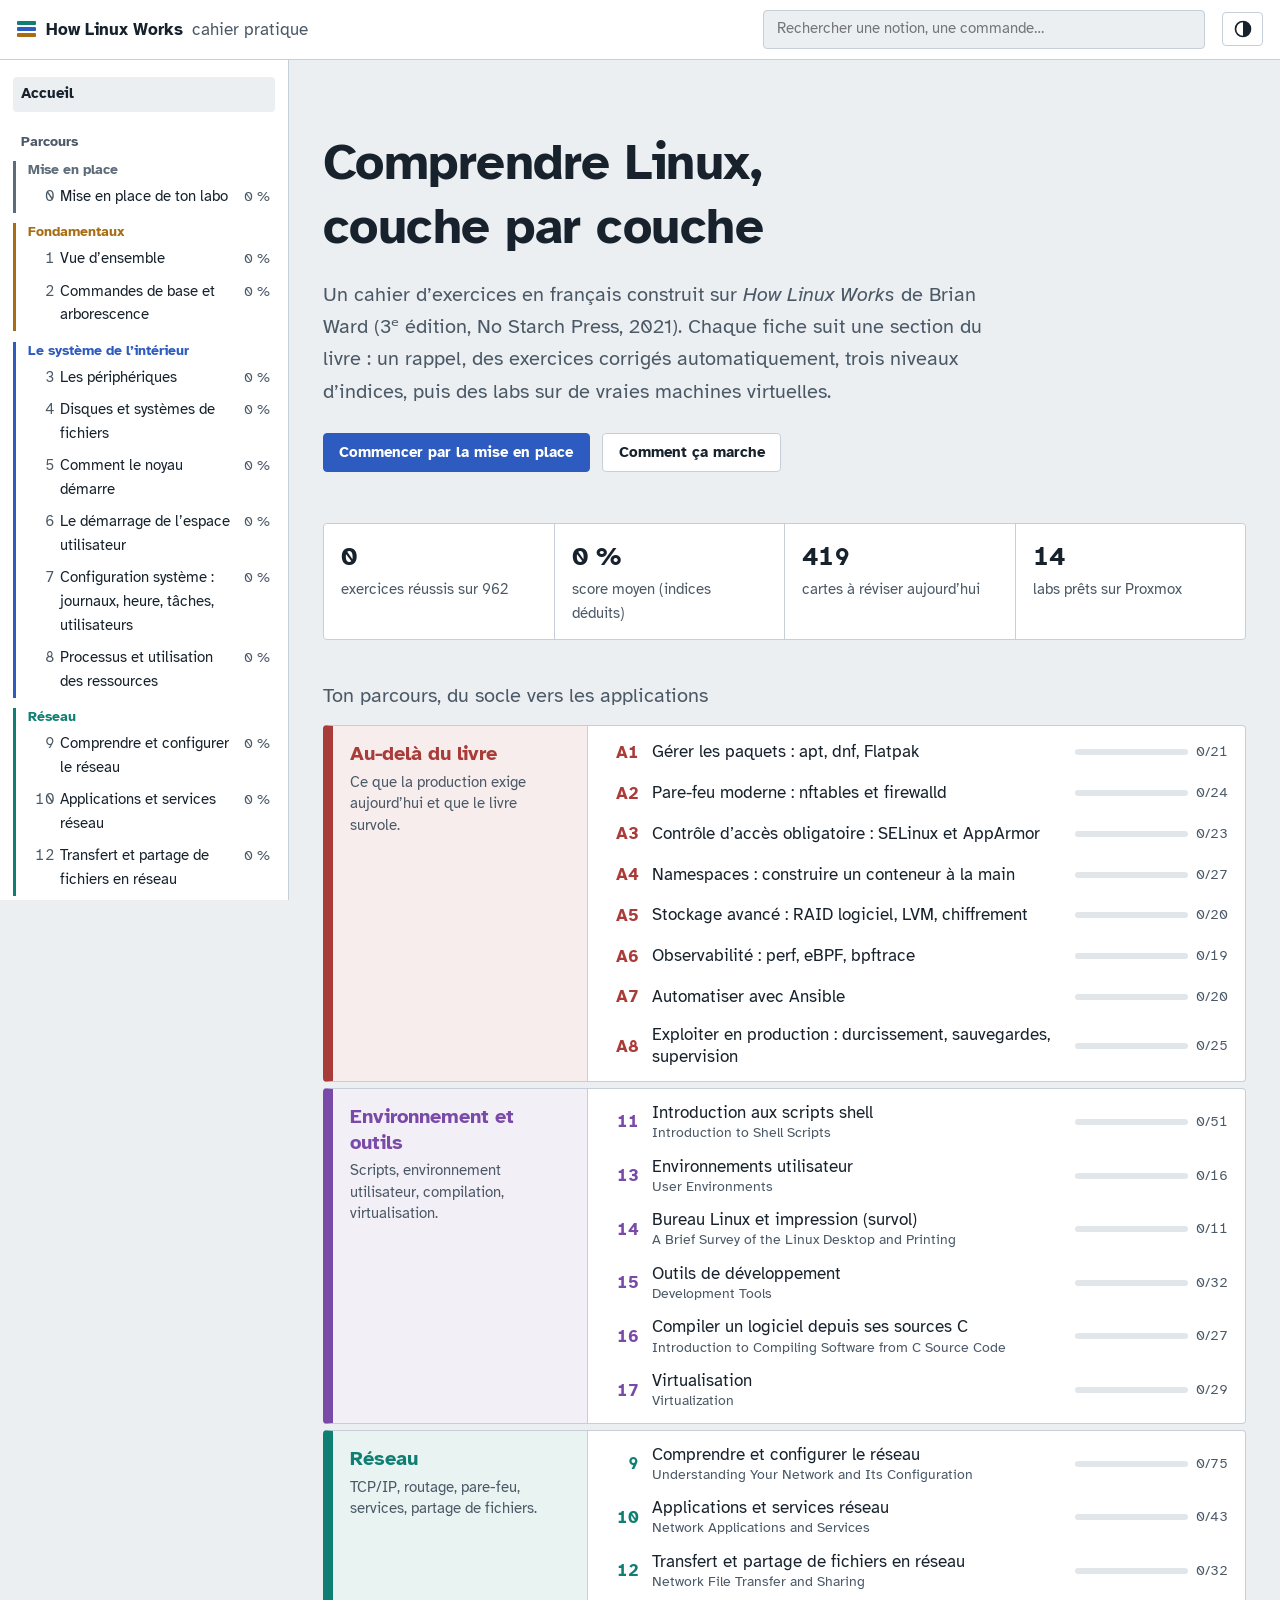
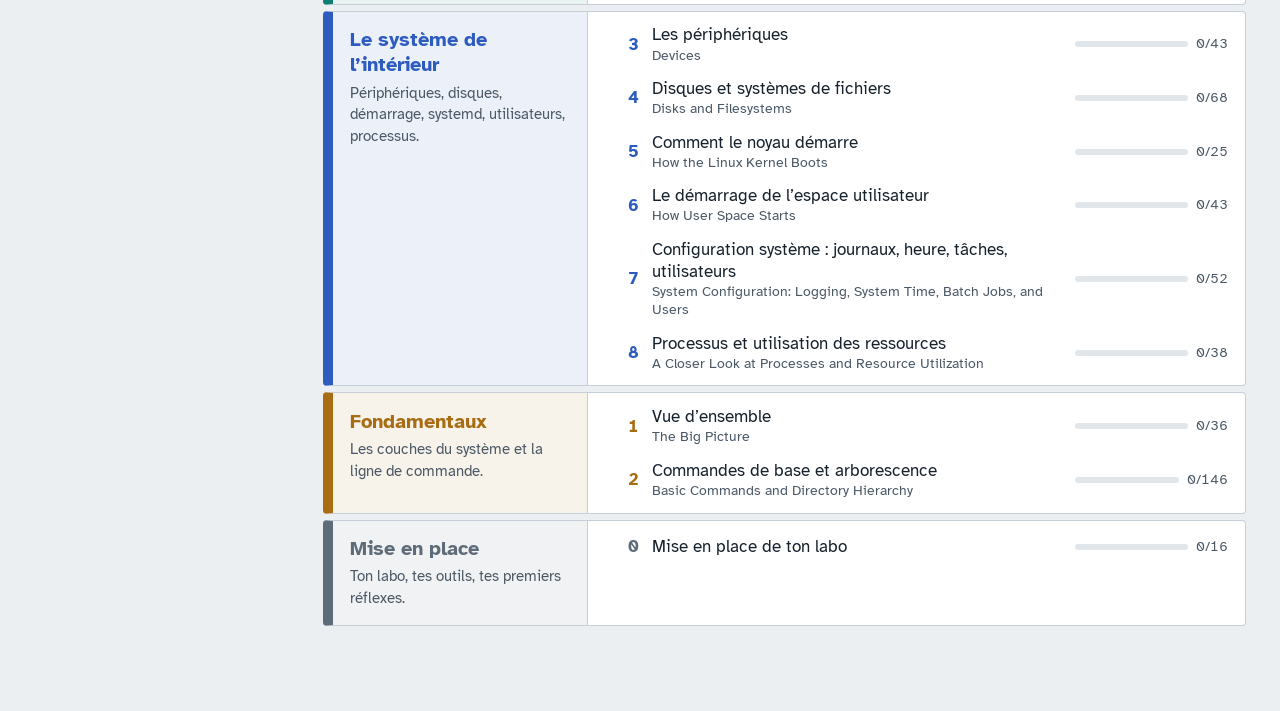
<file: site/index.html>
<!DOCTYPE html>
<html lang="fr" data-theme="clair">
<head>
  <meta charset="utf-8">
  <meta name="viewport" content="width=device-width, initial-scale=1">
  <title>How Linux Works : cahier pratique</title>
  <meta name="description" content="Cahier pratique interactif en français pour le livre How Linux Works de Brian Ward : fiches, exercices corrigés, indices progressifs, labs Proxmox.">
  <meta name="color-scheme" content="light dark">
  <link rel="icon" href="data:image/svg+xml,%3Csvg xmlns='http://www.w3.org/2000/svg' viewBox='0 0 32 32'%3E%3Crect y='22' width='32' height='8' rx='1' fill='%23B7791F'/%3E%3Crect y='12' width='32' height='8' rx='1' fill='%232D5BBF'/%3E%3Crect y='2' width='32' height='8' rx='1' fill='%230F7F73'/%3E%3C/svg%3E">
  <link rel="stylesheet" href="assets/css/style.css">
</head>
<body>
  <a class="saut" href="#contenu">Aller au contenu</a>
  <header class="barre-haut">
    <button type="button" class="menu-btn" aria-expanded="false" aria-controls="nav">Menu</button>
    <a class="marque" href="#/">
      <span class="marque-pile" aria-hidden="true"><i></i><i></i><i></i></span>
      <span class="marque-texte">How Linux Works <span>cahier pratique</span></span>
    </a>
    <form class="recherche" role="search">
      <input type="search" placeholder="Rechercher une notion, une commande…" aria-label="Rechercher dans le cahier">
    </form>
    <button type="button" class="theme-btn" aria-label="Basculer entre thème clair et sombre" title="Thème clair / sombre">
      <svg viewBox="0 0 24 24" width="20" height="20" aria-hidden="true"><circle cx="12" cy="12" r="9" fill="none" stroke="currentColor" stroke-width="2"/><path d="M12 3a9 9 0 0 1 0 18z" fill="currentColor"/></svg>
    </button>
  </header>
  <div class="cadre">
    <nav id="nav" class="nav" aria-label="Navigation principale"></nav>
    <main id="contenu" tabindex="-1">
      <noscript><p class="page">Ce cahier a besoin de JavaScript pour afficher les fiches et corriger les exercices.</p></noscript>
    </main>
  </div>
  <script src="assets/vendor/marked.umd.js"></script>
  <script src="assets/js/core.js"></script>
  <script src="assets/js/exercises.js"></script>
  <script src="data/catalogue.js"></script>
  <script src="assets/js/app.js"></script>
</body>
</html>
</file>
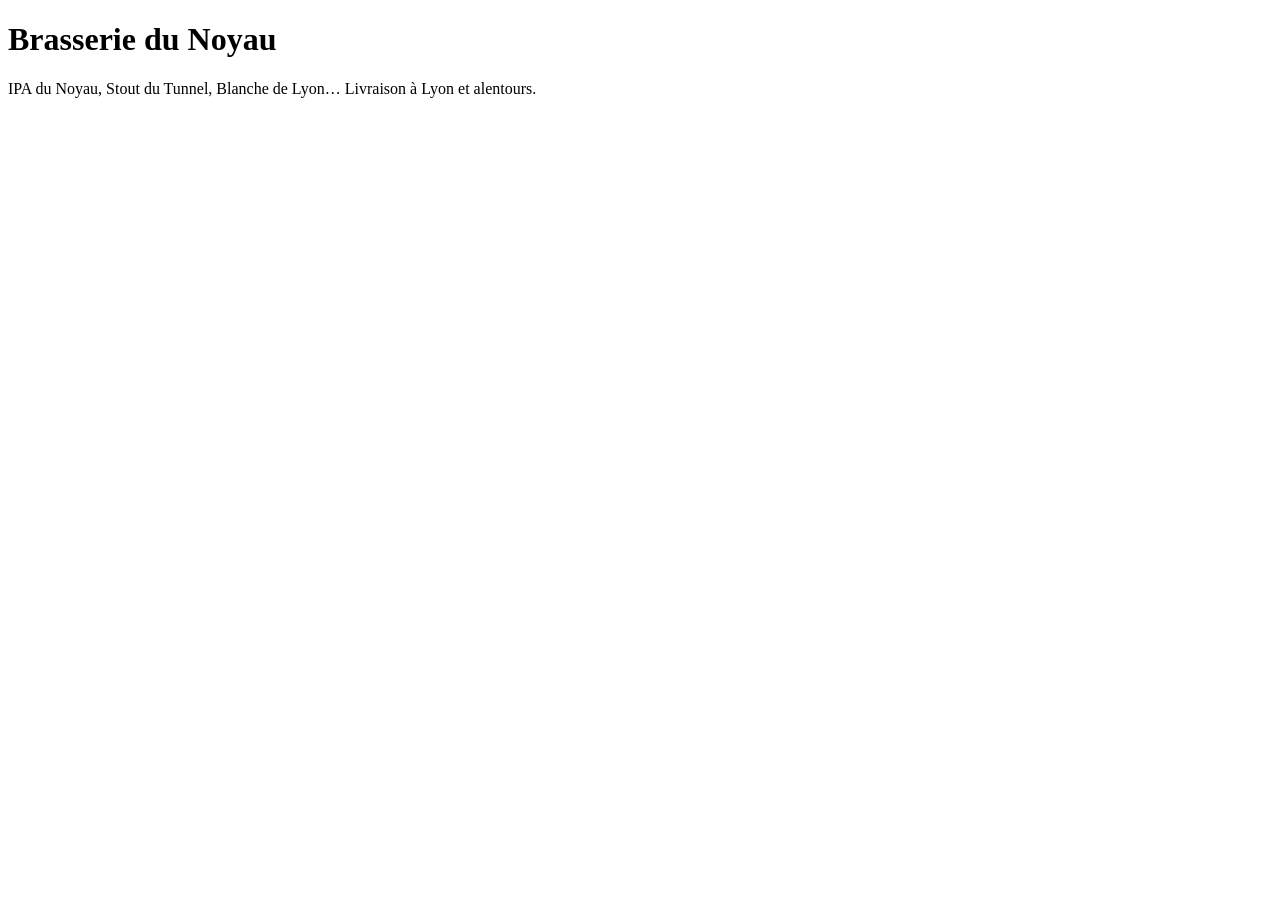
<file: labs/lab04-services/fichiers/index.html>
<!doctype html>
<html lang="fr">
<meta charset="utf-8">
<title>Brasserie du Noyau : la boutique</title>
<h1>Brasserie du Noyau</h1>
<p>IPA du Noyau, Stout du Tunnel, Blanche de Lyon… Livraison à Lyon et alentours.</p>
</html>
</file>
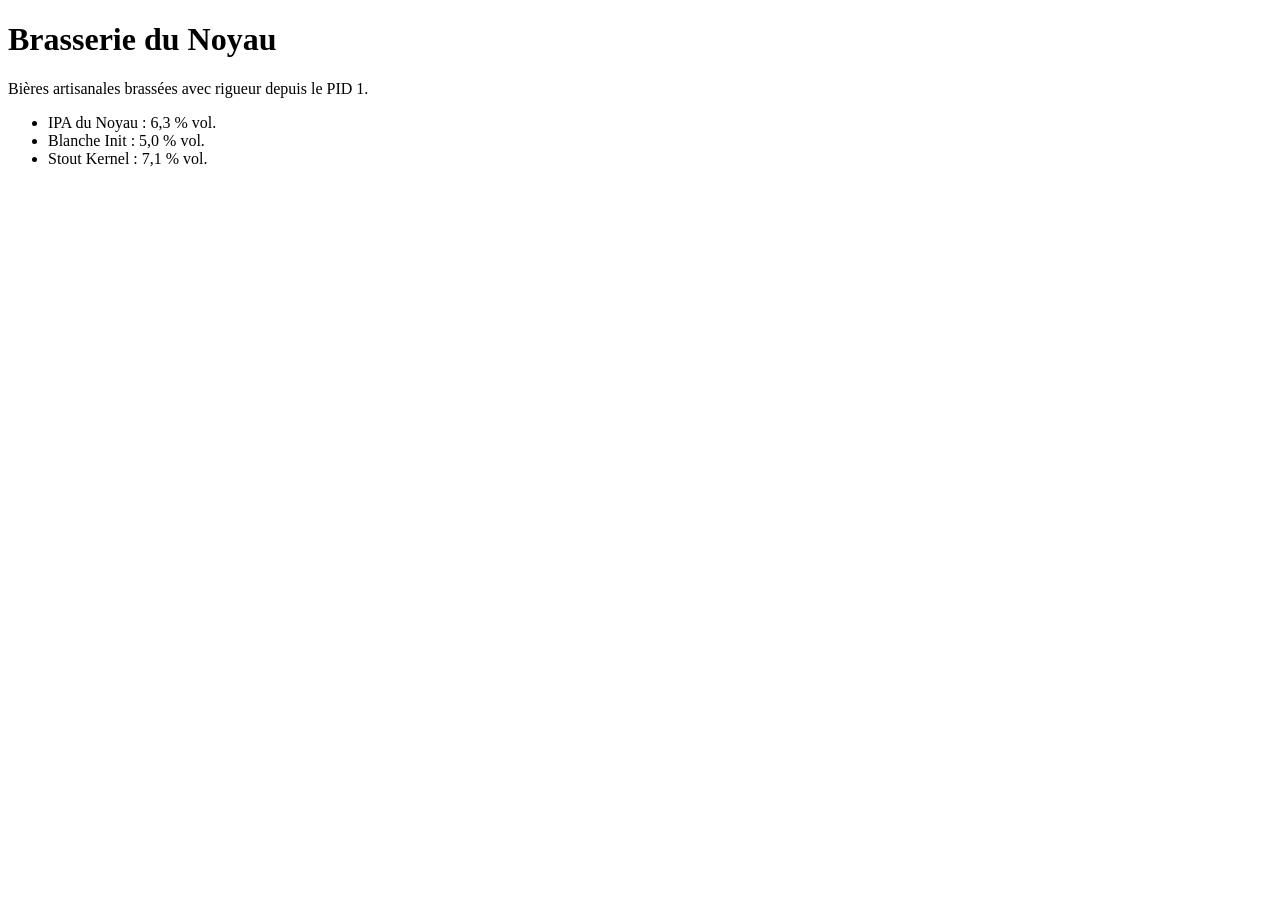
<file: labs/lab12-conteneurs/fichiers/donnees/index.html>
<!DOCTYPE html>
<html lang="fr">
<head><meta charset="utf-8"><title>Brasserie du Noyau</title></head>
<body>
  <h1>Brasserie du Noyau</h1>
  <p>Bières artisanales brassées avec rigueur depuis le PID 1.</p>
  <ul>
    <li>IPA du Noyau : 6,3 % vol.</li>
    <li>Blanche Init : 5,0 % vol.</li>
    <li>Stout Kernel : 7,1 % vol.</li>
  </ul>
</body>
</html>
</file>
<file: site/assets/css/style.css>
/* How Linux Works — cahier pratique
 * Identité : le parcours est présenté comme la pile d'un système Linux
 * (socle → noyau → espace utilisateur). Chaque bloc a sa couleur de couche,
 * reprise partout où un contenu lui appartient. Le reste reste sobre.
 */

@font-face { font-family: 'Atkinson Hyperlegible'; src: url('../fonts/atkinson-hyperlegible-latin-400-normal.woff2') format('woff2'); font-weight: 400; font-style: normal; font-display: swap; }
@font-face { font-family: 'Atkinson Hyperlegible'; src: url('../fonts/atkinson-hyperlegible-latin-700-normal.woff2') format('woff2'); font-weight: 700; font-style: normal; font-display: swap; }
@font-face { font-family: 'Atkinson Hyperlegible'; src: url('../fonts/atkinson-hyperlegible-latin-400-italic.woff2') format('woff2'); font-weight: 400; font-style: italic; font-display: swap; }
@font-face { font-family: 'Atkinson Hyperlegible'; src: url('../fonts/atkinson-hyperlegible-latin-700-italic.woff2') format('woff2'); font-weight: 700; font-style: italic; font-display: swap; }
@font-face { font-family: 'JetBrains Mono'; src: url('../fonts/jetbrains-mono-latin-400-normal.woff2') format('woff2'); font-weight: 400; font-display: swap; }
@font-face { font-family: 'JetBrains Mono'; src: url('../fonts/jetbrains-mono-latin-700-normal.woff2') format('woff2'); font-weight: 700; font-display: swap; }

:root {
  --texte: 'Atkinson Hyperlegible', 'Segoe UI', system-ui, sans-serif;
  --mono: 'JetBrains Mono', ui-monospace, 'SFMono-Regular', Menlo, Consolas, monospace;

  /* Échelle typographique (base 17 px) */
  --t-xs: 0.8125rem;  /* 13 */
  --t-s: 0.875rem;    /* 14 */
  --t-m: 1rem;        /* 16-17 */
  --t-l: 1.1875rem;   /* 19 */
  --t-xl: 1.5rem;     /* 24 */
  --t-xxl: 2.25rem;   /* 36 */

  /* Thème clair : gris ardoise, encre bleu nuit */
  --fond: #ECEFF2;
  --surface: #FFFFFF;
  --surface-2: #E1E6EB;
  --encre: #17222D;
  --encre-2: #4B5967;
  --trait: #C6CFD8;
  --accent: #2D5BBF;
  --accent-encre: #FFFFFF;
  --focus: #E0A100;

  /* Couleurs de couche (une par bloc) */
  --b-socle: #5E6B78;
  --b-fond: #A86D12;
  --b-sys: #2D5BBF;
  --b-res: #0F7F73;
  --b-out: #7A4AA8;
  --b-plus: #A93C39;

  --ok: #2B7A3D;  --ok-fond: #E2F0E5;
  --ko: #B3261E;  --ko-fond: #F8E3E1;
  --info: #7A5000; --info-fond: #F5EAD3;
  --vu: #66727F;

  --rayon: 4px;
  --nav-l: 17rem;
  --mesure: 46rem;
}

[data-theme='sombre'] {
  --fond: #17212B;
  --surface: #1E2A36;
  --surface-2: #273541;
  --encre: #E2E8EE;
  --encre-2: #A3B1BF;
  --trait: #36454F;
  --accent: #86A8F2;
  --accent-encre: #0F1A2A;
  --b-socle: #9AA6B2;
  --b-fond: #E0A947;
  --b-sys: #86A8F2;
  --b-res: #4FC2B2;
  --b-out: #B993DE;
  --b-plus: #EE8A84;
  --ok: #78D08C;  --ok-fond: #1C3325;
  --ko: #F2928A;  --ko-fond: #3B2323;
  --info: #E8BC62; --info-fond: #3A3020;
  --vu: #A3B1BF;
}

* { box-sizing: border-box; }
html { font-size: 106.25%; -webkit-text-size-adjust: 100%; }
body {
  margin: 0;
  font-family: var(--texte);
  font-size: var(--t-m);
  line-height: 1.6;
  color: var(--encre);
  background: var(--fond);
}
a { color: var(--accent); text-underline-offset: 0.18em; }
a:hover { text-decoration-thickness: 2px; }
:focus-visible { outline: 3px solid var(--focus); outline-offset: 2px; border-radius: 2px; }
h1, h2, h3, h4 { line-height: 1.25; margin: 1.6em 0 0.5em; }
h1 { font-size: var(--t-xxl); margin-top: 0.4em; letter-spacing: -0.01em; }
h2 { font-size: var(--t-xl); }
h3 { font-size: var(--t-l); }
h4 { font-size: var(--t-m); }
code, kbd, pre, .mono { font-family: var(--mono); font-size: 0.88em; }
.cache { position: absolute; width: 1px; height: 1px; overflow: hidden; clip: rect(0 0 0 0); }
.meta, .intro { color: var(--encre-2); }
.vide { color: var(--encre-2); font-style: italic; }

.saut { position: absolute; left: -999px; top: 0; background: var(--accent); color: var(--accent-encre); padding: 0.5rem 1rem; z-index: 100; }
.saut:focus { left: 0.5rem; }

/* ------------------------------------------------------------------ */
/* Barre du haut                                                       */
/* ------------------------------------------------------------------ */
.barre-haut {
  position: sticky; top: 0; z-index: 20;
  display: flex; align-items: center; gap: 1rem;
  height: 3.5rem; padding: 0 1rem;
  background: var(--surface);
  border-bottom: 1px solid var(--trait);
}
.marque { display: flex; align-items: center; gap: 0.6rem; color: var(--encre); text-decoration: none; font-weight: 700; white-space: nowrap; }
.marque-texte span { font-weight: 400; color: var(--encre-2); margin-left: 0.25rem; }
.marque-pile { display: inline-flex; flex-direction: column-reverse; gap: 2px; width: 1.1rem; }
.marque-pile i { display: block; height: 4px; border-radius: 1px; }
.marque-pile i:nth-child(1) { background: var(--b-fond); }
.marque-pile i:nth-child(2) { background: var(--b-sys); }
.marque-pile i:nth-child(3) { background: var(--b-res); }
.recherche { flex: 1; max-width: 26rem; margin-left: auto; }
.recherche input {
  width: 100%; padding: 0.4rem 0.75rem; font: inherit; font-size: var(--t-s);
  color: var(--encre); background: var(--fond); border: 1px solid var(--trait); border-radius: var(--rayon);
}
.theme-btn, .menu-btn {
  font: inherit; color: var(--encre); background: none; border: 1px solid var(--trait);
  border-radius: var(--rayon); padding: 0.35rem 0.55rem; cursor: pointer; display: inline-flex; align-items: center;
}
.menu-btn { display: none; font-size: var(--t-s); }

/* ------------------------------------------------------------------ */
/* Cadre : navigation + contenu                                        */
/* ------------------------------------------------------------------ */
.cadre { display: grid; grid-template-columns: var(--nav-l) minmax(0, 1fr); min-height: calc(100vh - 3.5rem); }
.nav {
  position: sticky; top: 3.5rem; align-self: start;
  height: calc(100vh - 3.5rem); overflow-y: auto;
  padding: 1rem 0.75rem 3rem;
  border-right: 1px solid var(--trait);
  background: var(--surface);
  font-size: var(--t-s);
}
.nav-lien { display: flex; justify-content: space-between; align-items: center; padding: 0.35rem 0.5rem; border-radius: var(--rayon); color: var(--encre); text-decoration: none; }
.nav-lien:hover, .nav-chap:hover, .nav-fiche:hover { background: var(--fond); }
.nav-lien[aria-current='page'] { background: var(--fond); font-weight: 700; }
.nav-groupe { margin-top: 1.25rem; }
.nav-titre { font-size: var(--t-xs); color: var(--encre-2); font-weight: 700; margin: 0 0 0.3rem 0.5rem; }
.nav-bloc { margin: 0.6rem 0 0.2rem; border-left: 3px solid var(--couche, var(--trait)); padding-left: 0.4rem; }
.nav-bloc h3 { font-size: var(--t-xs); margin: 0 0 0.15rem 0.3rem; color: var(--couche); }
.nav-bloc ul, .nav-fiches { list-style: none; margin: 0; padding: 0; }
.nav-chap { display: grid; grid-template-columns: 1.6rem 1fr auto; gap: 0.3rem; align-items: baseline; padding: 0.25rem 0.3rem; border-radius: var(--rayon); color: var(--encre); text-decoration: none; }
.nav-chap[aria-current] { font-weight: 700; }
.nav-num { color: var(--encre-2); font-variant-numeric: tabular-nums; text-align: right; }
.nav-pct { font-size: var(--t-xs); color: var(--encre-2); font-variant-numeric: tabular-nums; }
.a-venir .nav-chap { color: var(--encre-2); opacity: 0.7; cursor: default; }
.nav-fiches { margin: 0.1rem 0 0.4rem 1.9rem; border-left: 1px solid var(--trait); }
.nav-fiche { display: grid; grid-template-columns: 2.6rem 1fr; gap: 0.2rem; padding: 0.15rem 0.4rem; color: var(--encre-2); text-decoration: none; line-height: 1.35; font-size: var(--t-xs); }
.nav-fiche-id { font-variant-numeric: tabular-nums; }
.nav-fiche.complete .nav-fiche-id::after { content: ' ✓'; color: var(--ok); }
.nav-fiche[aria-current='page'] { color: var(--encre); font-weight: 700; box-shadow: inset 2px 0 0 var(--couche, var(--accent)); }
.pastille { background: var(--accent); color: var(--accent-encre); border-radius: 999px; font-size: var(--t-xs); padding: 0 0.45rem; font-weight: 700; }

main { padding: 1.5rem 2rem 5rem; min-width: 0; }
main:focus, main:focus-visible { outline: none; }
.page { max-width: var(--mesure); margin: 0 auto; }
.page.accueil { max-width: 62rem; }

/* Couleur de couche portée par les classes b-* */
.b-socle { --couche: var(--b-socle); }
.b-fond  { --couche: var(--b-fond); }
.b-sys   { --couche: var(--b-sys); }
.b-res   { --couche: var(--b-res); }
.b-out   { --couche: var(--b-out); }
.b-plus  { --couche: var(--b-plus); }

/* ------------------------------------------------------------------ */
/* Accueil : la pile                                                   */
/* ------------------------------------------------------------------ */
.accueil-tete { max-width: var(--mesure); padding: 1.5rem 0 0.5rem; }
.accueil-tete h1 { font-size: clamp(2rem, 4.5vw, 3rem); max-width: 18ch; margin-bottom: 0.4em; }
.chapeau { font-size: var(--t-l); color: var(--encre-2); max-width: 40rem; }
.cta { display: flex; flex-wrap: wrap; gap: 0.75rem; margin: 1.5rem 0; }

.resume { display: grid; grid-template-columns: repeat(4, minmax(0, 1fr)); gap: 1px; background: var(--trait); border: 1px solid var(--trait); border-radius: var(--rayon); margin: 1rem 0 2.5rem; overflow: hidden; }
.resume-item { background: var(--surface); padding: 0.8rem 1rem; color: var(--encre); text-decoration: none; display: flex; flex-direction: column; }
.resume-item strong { font-size: var(--t-xl); font-variant-numeric: tabular-nums; }
.resume-item span { font-size: var(--t-s); color: var(--encre-2); }
a.resume-item:hover { background: var(--fond); }

.pile-titre { font-size: var(--t-l); color: var(--encre-2); font-weight: 400; margin: 0 0 1rem; }
.couches { list-style: none; margin: 0; padding: 0; display: flex; flex-direction: column-reverse; gap: 6px; }
.couche {
  display: grid; grid-template-columns: 15rem minmax(0, 1fr);
  background: var(--surface);
  border: 1px solid var(--trait);
  border-left: 10px solid var(--couche);
  border-radius: var(--rayon);
  animation: empiler 0.5s cubic-bezier(.2,.7,.2,1) both;
  animation-delay: calc((5 - var(--rang)) * 60ms);
}
@keyframes empiler { from { opacity: 0; transform: translateY(-14px); } to { opacity: 1; transform: none; } }
.couche-tete { padding: 0.9rem 1rem; background: color-mix(in srgb, var(--couche) 9%, var(--surface)); border-right: 1px solid var(--trait); }
.couche-tete h3 { margin: 0; color: var(--couche); font-size: var(--t-l); }
.couche-tete p { margin: 0.3rem 0 0; font-size: var(--t-s); color: var(--encre-2); line-height: 1.45; }
.couche-chapitres { list-style: none; margin: 0; padding: 0.35rem 0; }
.cc { display: grid; grid-template-columns: 2rem minmax(0, 1fr) 9rem; gap: 0.75rem; align-items: center; padding: 0.4rem 1rem; color: var(--encre); text-decoration: none; }
a.cc:hover { background: var(--fond); }
.cc.inactif { color: var(--encre-2); }
.cc-num { font-weight: 700; color: var(--couche); text-align: right; font-variant-numeric: tabular-nums; }
.cc-titre { display: flex; flex-direction: column; line-height: 1.3; }
.cc-en { font-size: var(--t-xs); color: var(--encre-2); }
.cc-etat { display: flex; align-items: center; gap: 0.5rem; font-size: var(--t-xs); color: var(--encre-2); font-variant-numeric: tabular-nums; }
.cc-avenir { justify-content: flex-end; font-style: italic; }

.jauge { display: inline-block; flex: 1; min-width: 3.5rem; height: 6px; background: var(--surface-2); border-radius: 3px; overflow: hidden; vertical-align: middle; }
.jauge i { display: block; height: 100%; background: var(--couche, var(--accent)); }

/* ------------------------------------------------------------------ */
/* Chapitre                                                            */
/* ------------------------------------------------------------------ */
.chap-tete { border-left: 6px solid var(--couche); padding-left: 1rem; margin-bottom: 1.5rem; }
.chap-sur { margin: 0; font-size: var(--t-s); color: var(--encre-2); }
.chap-sur a { color: var(--couche); font-weight: 700; text-decoration: none; }
.chap-tete h1 { margin: 0.1em 0 0.15em; }
.chap-en { margin: 0; color: var(--encre-2); font-style: italic; }
.objectifs { background: var(--surface); border: 1px solid var(--trait); border-radius: var(--rayon); padding: 0.5rem 1.25rem 0.75rem; margin: 1.5rem 0; }
.objectifs h2 { font-size: var(--t-l); margin: 0.6rem 0 0.3rem; }
.chap-actions { display: flex; flex-wrap: wrap; align-items: center; gap: 0.75rem; margin: 1.25rem 0; }
.chap-avancement { display: flex; align-items: center; gap: 0.4rem; flex: 1 1 100%; color: var(--encre-2); font-size: var(--t-s); }
.chap-avancement .jauge { max-width: 12rem; }
.liste-fiches { list-style: none; padding: 0; margin: 0; border-top: 1px solid var(--trait); }
.lf { border-bottom: 1px solid var(--trait); }
.lf a { display: grid; grid-template-columns: 3.2rem minmax(0, 1fr) 8rem; gap: 0.75rem; align-items: center; padding: 0.7rem 0.4rem; color: var(--encre); text-decoration: none; }
.lf a:hover { background: var(--surface); }
.lf-id { font-weight: 700; color: var(--couche, var(--accent)); font-variant-numeric: tabular-nums; }
.chapitre { --couche: inherit; }
.lf-corps { display: flex; flex-direction: column; }
.lf-titre { font-weight: 700; }
.lf-meta { font-size: var(--t-xs); color: var(--encre-2); }
.lf.au-dela .lf-id { color: var(--b-plus); }
.lf-etat { display: flex; align-items: center; gap: 0.4rem; font-size: var(--t-xs); color: var(--encre-2); }
.encart { margin-top: 2rem; padding-top: 0.25rem; border-top: 1px solid var(--trait); }
.encart h2 { font-size: var(--t-l); }
.certs dt { font-weight: 700; margin-top: 0.5rem; }
.certs dd { margin: 0; color: var(--encre-2); font-size: var(--t-s); }

/* ------------------------------------------------------------------ */
/* Fiche                                                               */
/* ------------------------------------------------------------------ */
.fil { font-size: var(--t-s); }
.fil a { color: var(--couche, var(--accent)); font-weight: 700; text-decoration: none; }
.fiche h1 { margin-top: 0.3em; }
.fiche-id { color: var(--couche); font-variant-numeric: tabular-nums; }
.fiche-meta { display: flex; flex-wrap: wrap; gap: 0.4rem 1rem; font-size: var(--t-s); color: var(--encre-2); margin-top: -0.25rem; }
.fiche-objectif { font-size: var(--t-l); }
.etiquette { display: inline-block; font-size: var(--t-xs); font-weight: 700; padding: 0.05rem 0.5rem; border-radius: 999px; border: 1px solid currentColor; color: var(--encre-2); }
.etiquette.au-dela { color: var(--b-plus); }
.rappel { margin: 1.5rem 0; }
.a-retenir { border-left: 4px solid var(--couche, var(--accent)); background: color-mix(in srgb, var(--couche, var(--accent)) 8%, var(--surface)); padding: 0.3rem 1.25rem 0.6rem; border-radius: 0 var(--rayon) var(--rayon) 0; margin: 1.75rem 0; }
.a-retenir h2 { font-size: var(--t-l); margin: 0.6rem 0 0.2rem; }
.a-retenir ul { margin: 0.3rem 0; padding-left: 1.2rem; }
.titre-exos { margin-top: 2.5rem; padding-top: 1rem; border-top: 2px solid var(--encre); }
.fiche-nav { display: flex; justify-content: space-between; gap: 1rem; flex-wrap: wrap; margin-top: 3rem; }

/* Prose (Markdown) */
.prose p, .prose ul, .prose ol { margin: 0.7em 0; }
.prose ul, .prose ol { padding-left: 1.4rem; }
.prose li { margin: 0.2em 0; }
.prose h2 { font-size: var(--t-xl); }
.prose h3 { font-size: var(--t-l); margin-top: 1.4em; }
.prose code { background: var(--surface-2); padding: 0.08em 0.3em; border-radius: 3px; }
.prose pre { position: relative; background: var(--surface-2); padding: 0.8rem 1rem; border-radius: var(--rayon); overflow-x: auto; line-height: 1.5; border: 1px solid var(--trait); }
.prose pre code { background: none; padding: 0; font-size: 0.85rem; }
.prose blockquote { margin: 1rem 0; padding: 0.4rem 1rem; border-left: 4px solid var(--info); background: var(--info-fond); border-radius: 0 var(--rayon) var(--rayon) 0; }
.prose blockquote p { margin: 0.4em 0; }
.prose table { border-collapse: collapse; width: 100%; font-size: var(--t-s); margin: 1rem 0; }
.prose th, .prose td, .table-defil th, .table-defil td { border: 1px solid var(--trait); padding: 0.35rem 0.6rem; text-align: left; vertical-align: top; }
.prose th, .table-defil th { background: var(--surface-2); }
.table-defil { overflow-x: auto; }
.table-defil table { border-collapse: collapse; width: 100%; font-size: var(--t-s); background: var(--surface); }
.copier { position: absolute; top: 0.35rem; right: 0.35rem; font: inherit; font-size: var(--t-xs); padding: 0.1rem 0.5rem; background: var(--surface); color: var(--encre-2); border: 1px solid var(--trait); border-radius: var(--rayon); cursor: pointer; opacity: 0; }
.prose pre:hover .copier, .copier:focus { opacity: 1; }

/* ------------------------------------------------------------------ */
/* Exercices                                                           */
/* ------------------------------------------------------------------ */
.exos { display: flex; flex-direction: column; gap: 1.25rem; }
.exo {
  background: var(--surface);
  border: 1px solid var(--trait);
  border-left: 5px solid var(--trait);
  border-radius: var(--rayon);
  padding: 1rem 1.25rem 0.9rem;
  scroll-margin-top: 4.5rem;
}
.exo[data-etat='ok'] { border-left-color: var(--ok); }
.exo[data-etat='ko'] { border-left-color: var(--ko); }
.exo[data-etat='vu'] { border-left-color: var(--vu); }
.exo.surligne { outline: 3px solid var(--focus); outline-offset: 3px; }
.exo-tete { display: flex; flex-wrap: wrap; align-items: center; gap: 0.4rem 0.8rem; font-size: var(--t-s); }
.exo-num { font-weight: 700; font-size: var(--t-m); }
.exo-type { color: var(--encre-2); }
.niveau { display: inline-flex; gap: 2px; }
.niveau i { width: 9px; height: 9px; border: 1.5px solid var(--encre-2); border-radius: 1px; }
.niveau i.plein { background: var(--encre-2); }
.etat-badge { margin-left: auto; font-size: var(--t-xs); font-weight: 700; }
.etat-badge.ok { color: var(--ok); }
.etat-badge.ko { color: var(--ko); }
.etat-badge.vu { color: var(--vu); }
.enonce { margin: 0.4rem 0 0.8rem; }
.enonce > :first-child { margin-top: 0.4rem; }
.consigne-mini { font-size: var(--t-xs); color: var(--encre-2); margin: 0 0 0.4rem; }
.reponse-zone { margin: 0.6rem 0; }

.saisie {
  width: 100%; font: inherit; color: var(--encre);
  background: var(--fond); border: 1px solid var(--trait); border-radius: var(--rayon);
  padding: 0.5rem 0.7rem;
}
.saisie.mono, textarea.mono { font-family: var(--mono); font-size: 0.9rem; }
.saisie:focus { border-color: var(--accent); }
.ligne-commande { display: flex; align-items: stretch; border: 1px solid var(--trait); border-radius: var(--rayon); background: var(--fond); }
.ligne-commande:focus-within { border-color: var(--accent); outline: 3px solid var(--focus); outline-offset: 2px; }
.ligne-commande .invite { font-family: var(--mono); padding: 0.5rem 0 0.5rem 0.7rem; color: var(--encre-2); user-select: none; }
.ligne-commande .saisie { border: 0; background: transparent; }
.ligne-commande .saisie:focus-visible { outline: none; }

.choix { display: flex; flex-direction: column; gap: 0.4rem; }
.choix-item { display: flex; gap: 0.6rem; align-items: flex-start; padding: 0.5rem 0.7rem; border: 1px solid var(--trait); border-radius: var(--rayon); cursor: pointer; background: var(--surface); }
.choix-item:hover { background: var(--fond); }
.choix-item input { margin-top: 0.3rem; accent-color: var(--accent); }
.choix-item:has(input:checked) { border-color: var(--accent); }
.est-juste { border-color: var(--ok) !important; background: var(--ok-fond) !important; }
.est-faux { border-color: var(--ko) !important; background: var(--ko-fond) !important; }

.vf { display: flex; flex-direction: column; gap: 0.4rem; }
.vf-ligne { display: grid; grid-template-columns: minmax(0, 1fr) auto; gap: 0.3rem 0.8rem; align-items: center; padding: 0.45rem 0.7rem; border: 1px solid var(--trait); border-radius: var(--rayon); }
.vf-boutons { display: flex; gap: 0.3rem; }
.vf-opt { display: inline-flex; align-items: center; gap: 0.3rem; padding: 0.15rem 0.55rem; border: 1px solid var(--trait); border-radius: var(--rayon); cursor: pointer; font-size: var(--t-s); background: var(--surface); }
.vf-opt:has(input:checked) { border-color: var(--accent); font-weight: 700; }
.vf-opt.attendu { box-shadow: 0 0 0 2px var(--ok); }
.vf-explication { grid-column: 1 / -1; font-size: var(--t-s); color: var(--encre-2); }

.ordre { list-style: none; padding: 0; margin: 0; display: flex; flex-direction: column; gap: 0.35rem; counter-reset: ordre; }
.ordre-item { display: grid; grid-template-columns: auto 1.6rem minmax(0, 1fr) auto; gap: 0.5rem; align-items: center; padding: 0.4rem 0.5rem; border: 1px solid var(--trait); border-radius: var(--rayon); background: var(--surface); counter-increment: ordre; }
.ordre-item::before { content: counter(ordre); font-weight: 700; color: var(--encre-2); font-variant-numeric: tabular-nums; width: 1.2rem; text-align: right; }
.ordre-item.glisse { opacity: 0.5; border-style: dashed; }
.poignee { cursor: grab; color: var(--encre-2); user-select: none; text-align: center; }
.ordre-btns { display: flex; gap: 0.2rem; }
.mini { font: inherit; font-size: var(--t-xs); padding: 0.1rem 0.45rem; border: 1px solid var(--trait); border-radius: var(--rayon); background: var(--surface); color: var(--encre); cursor: pointer; }
.mini:disabled { opacity: 0.4; cursor: default; }

.assoc { display: flex; flex-direction: column; gap: 0.4rem; }
.assoc-ligne { display: grid; grid-template-columns: minmax(0, 1fr) minmax(0, 1.2fr); gap: 0.3rem 0.8rem; align-items: center; padding: 0.35rem 0.6rem; border: 1px solid var(--trait); border-radius: var(--rayon); }
.assoc-attendu { grid-column: 1 / -1; font-size: var(--t-s); color: var(--ok); }

pre.trous { background: var(--fond); border: 1px solid var(--trait); border-radius: var(--rayon); padding: 0.8rem 1rem; font-family: var(--mono); font-size: 0.88rem; line-height: 2; overflow-x: auto; white-space: pre; margin: 0; }
.trou { font: inherit; font-family: var(--mono); background: var(--surface); color: var(--encre); border: 0; border-bottom: 2px solid var(--accent); padding: 0 0.25rem; border-radius: 2px 2px 0 0; }

.actions { display: flex; flex-wrap: wrap; gap: 0.5rem; margin-top: 0.75rem; }
.btn {
  display: inline-flex; align-items: center; justify-content: center;
  font: inherit; font-size: var(--t-s); font-weight: 700; line-height: 1.3;
  padding: 0.45rem 0.9rem; min-height: 2.25rem;
  color: var(--encre); background: var(--surface);
  border: 1px solid var(--trait); border-radius: var(--rayon);
  cursor: pointer; text-decoration: none;
}
.btn:hover { border-color: var(--encre-2); }
.btn.primaire { background: var(--accent); color: var(--accent-encre); border-color: var(--accent); }
.btn.primaire:hover { filter: brightness(1.08); }
.btn.discret { background: none; border-color: transparent; color: var(--encre-2); font-weight: 400; text-decoration: underline; text-underline-offset: 0.18em; }
.btn.danger { color: var(--ko) !important; border-color: var(--ko) !important; text-decoration: none; font-weight: 700; }
.btn[hidden] { display: none; }

.feedback { margin-top: 0.7rem; font-size: var(--t-s); border-radius: var(--rayon); }
.feedback:empty { display: none; }
.f-ok, .f-ko, .f-info { padding: 0.55rem 0.8rem; border-left: 4px solid; }
.f-ok { background: var(--ok-fond); border-color: var(--ok); }
.f-ko { background: var(--ko-fond); border-color: var(--ko); }
.f-info { background: var(--info-fond); border-color: var(--info); }
.coup-de-pouce { display: block; margin-top: 0.2rem; }

.indices { display: flex; flex-direction: column; gap: 0.5rem; margin-top: 0.7rem; }
.indices:empty { display: none; }
.indice { border-left: 4px solid var(--info); background: var(--info-fond); padding: 0.4rem 0.9rem; border-radius: 0 var(--rayon) var(--rayon) 0; font-size: var(--t-s); }
.indice-num { font-weight: 700; color: var(--info); font-size: var(--t-xs); }
.indice .prose > :first-child { margin-top: 0.15rem; }
.indice .prose > :last-child { margin-bottom: 0.2rem; }
.solution { margin-top: 0.8rem; border-left: 4px solid var(--accent); background: var(--fond); padding: 0.3rem 1rem 0.5rem; border-radius: 0 var(--rayon) var(--rayon) 0; }
.solution h4 { margin: 0.5rem 0 0.2rem; color: var(--accent); font-size: var(--t-s); }
.solution .prose { font-size: 0.95rem; }
.exo-ref { margin-top: 0.8rem; font-size: var(--t-xs); color: var(--encre-2); }

/* Examen */
.examen-barre { position: sticky; top: 3.5rem; z-index: 5; display: flex; justify-content: space-between; align-items: center; gap: 1rem; background: var(--fond); padding: 0.5rem 0; border-bottom: 1px solid var(--trait); }
.examen-barre h1 { font-size: var(--t-xl); margin: 0; }
.chrono { font-variant-numeric: tabular-nums; font-weight: 700; white-space: nowrap; }
.chrono.urgent { color: var(--ko); }
.exo.res-ok { border-left-color: var(--ok); }
.exo.res-ko { border-left-color: var(--ko); }
.resultat-examen:empty { display: none; }
.resultat-examen { margin: 1rem 0; padding: 0.5rem 1rem; border-radius: var(--rayon); scroll-margin-top: 8.5rem; }
.resultat-examen h2 { margin: 0.3rem 0; }
.fin-examen { margin-top: 2rem; }
.liste-examens, .liste-labs { list-style: none; padding: 0; margin: 1.5rem 0; display: flex; flex-direction: column; gap: 1rem; }
.examen-item { display: flex; justify-content: space-between; align-items: center; gap: 1rem; background: var(--surface); border: 1px solid var(--trait); border-radius: var(--rayon); padding: 0.4rem 1.25rem 0.8rem; }
.examen-item h2 { font-size: var(--t-l); margin: 0.6rem 0 0.2rem; }
.examen-item p { margin: 0.1rem 0; }
.inactif { opacity: 0.65; }

/* Cartes */
.carte { background: var(--surface); border: 1px solid var(--trait); border-top: 6px solid var(--accent); border-radius: var(--rayon); padding: 1rem 1.5rem 1.25rem; min-height: 16rem; display: flex; flex-direction: column; }
.carte-meta { font-size: var(--t-xs); color: var(--encre-2); margin: 0; }
.carte-recto { font-size: var(--t-l); }
.carte-verso { border-top: 1px dashed var(--trait); margin-top: 0.5rem; padding-top: 0.5rem; }
.carte .actions { margin-top: auto; padding-top: 1rem; }
.raccourcis { font-size: var(--t-xs); color: var(--encre-2); margin: 0.75rem 0 0; }
.carte-fin { background: var(--surface); border: 1px solid var(--trait); border-radius: var(--rayon); padding: 0.5rem 1.5rem 1.25rem; }

/* Labs */
.lab { background: var(--surface); border: 1px solid var(--trait); border-left: 5px solid var(--b-res); border-radius: var(--rayon); padding: 0.25rem 1.25rem 0.75rem; }
.lab-tete { display: flex; justify-content: space-between; align-items: baseline; gap: 1rem; flex-wrap: wrap; }
.lab-tete h2 { font-size: var(--t-l); margin: 0.75rem 0 0.2rem; }
.lab-meta { font-size: var(--t-s); color: var(--encre-2); margin: 0; }

/* Listes simples, glossaire, certifs */
.liste-simple { padding-left: 1.2rem; }
.liste-simple li { margin: 0.35rem 0; }
.glossaire dt { font-weight: 700; margin-top: 0.9rem; display: flex; gap: 0.6rem; align-items: baseline; flex-wrap: wrap; }
.gl-en { font-weight: 400; font-style: italic; color: var(--encre-2); font-size: var(--t-s); }
.glossaire dd { margin: 0.1rem 0 0; }
.gl-chap { margin-left: 0.5rem; font-size: var(--t-xs); }
.cert h2 { font-size: var(--t-l); }

/* ------------------------------------------------------------------ */
/* Responsive                                                          */
/* ------------------------------------------------------------------ */
@media (max-width: 960px) {
  .cadre { grid-template-columns: minmax(0, 1fr); }
  .menu-btn { display: inline-flex; }
  .nav { position: fixed; top: 3.5rem; left: 0; width: min(20rem, 88vw); z-index: 30; transform: translateX(-102%); transition: transform 0.2s ease; box-shadow: 0 0 0 100vmax transparent; }
  body.nav-ouverte .nav { transform: none; box-shadow: 0 0 0 100vmax rgba(10, 20, 30, 0.35); }
  main { padding: 1rem 1rem 4rem; }
  .resume { grid-template-columns: repeat(2, minmax(0, 1fr)); }
}
@media (max-width: 680px) {
  .marque-texte span, .recherche { display: none; }
  .couche { grid-template-columns: minmax(0, 1fr); }
  .couche-tete { border-right: 0; border-bottom: 1px solid var(--trait); }
  .cc { grid-template-columns: 1.6rem minmax(0, 1fr); }
  .cc-etat { grid-column: 2; }
  .lf a { grid-template-columns: 2.8rem minmax(0, 1fr); }
  .lf-etat { grid-column: 2; }
  .assoc-ligne, .vf-ligne { grid-template-columns: minmax(0, 1fr); }
  .exo { padding: 0.8rem 0.9rem; }
  h1 { font-size: 1.85rem; }
}
@media (prefers-reduced-motion: reduce) {
  *, *::before, *::after { animation: none !important; transition: none !important; scroll-behavior: auto !important; }
}

/* Impression (mémos, fiches) */
@media print {
  .barre-haut, .nav, .actions, .no-print, .fiche-nav, .copier, .saut { display: none !important; }
  .cadre { display: block; }
  main { padding: 0; }
  body { background: #fff; color: #000; font-size: 11pt; }
  .exo, .prose pre { break-inside: avoid; }
  a { color: #000; }
}
</file>
